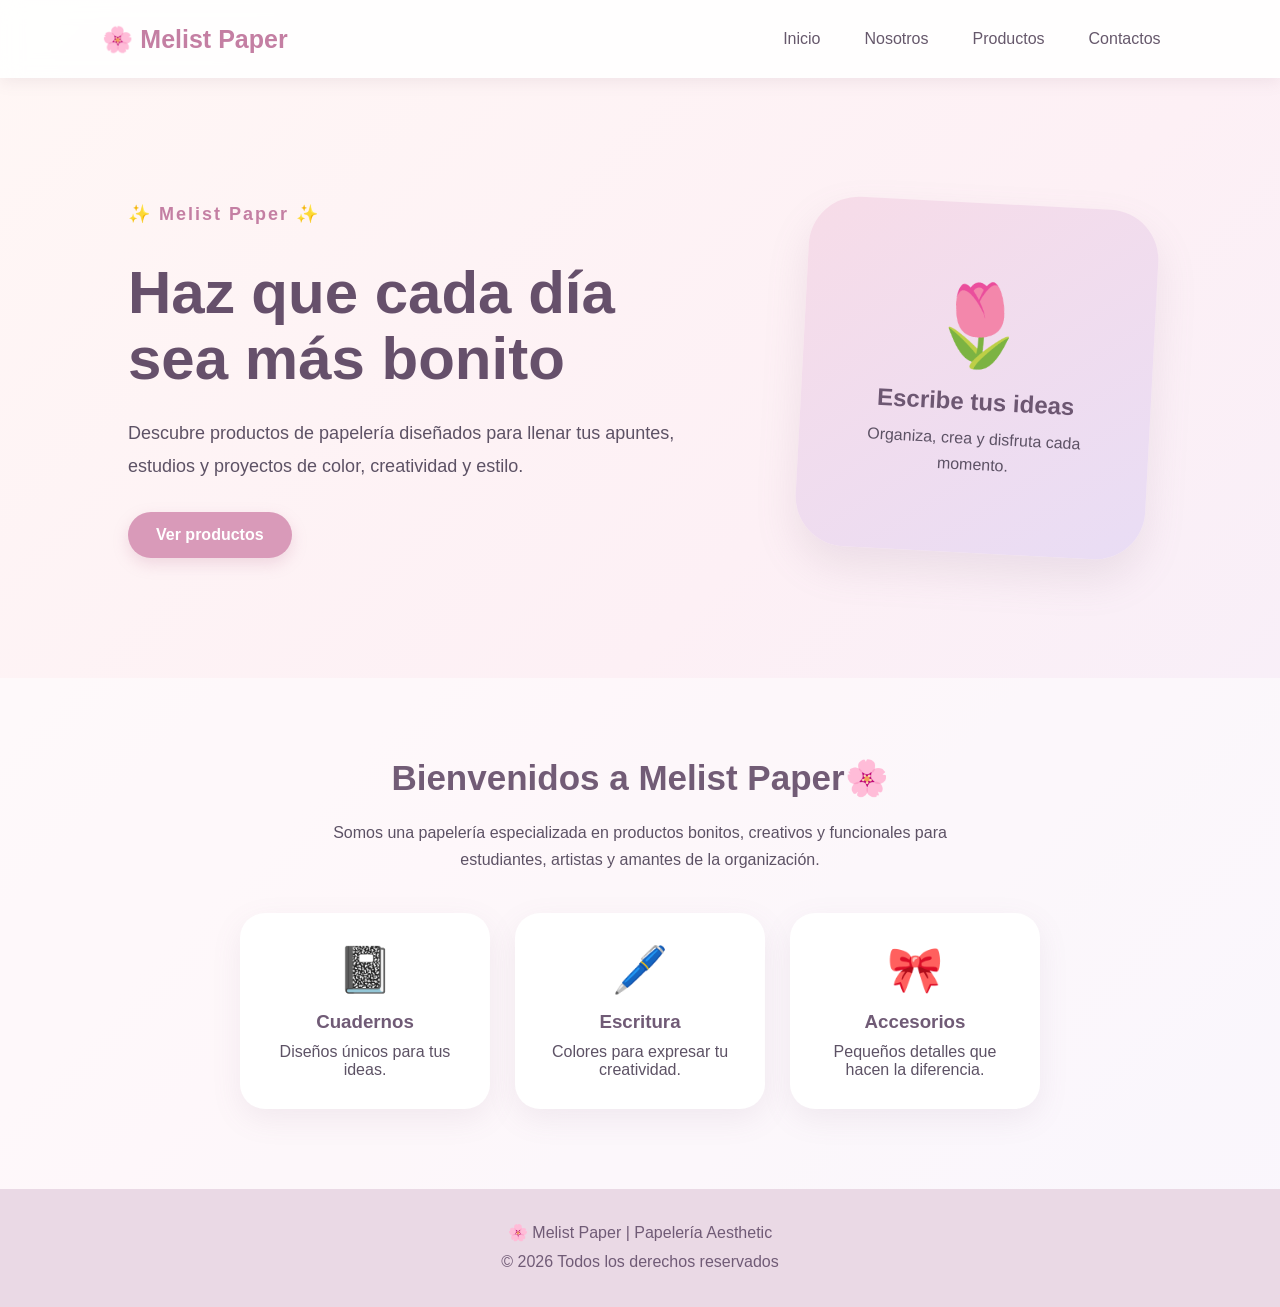
<file: index.html>
<!DOCTYPE html>
<html lang="es">
<head>
    <meta charset="UTF-8">
    <meta name="viewport" content="width=device-width, initial-scale=1.0">
    <title>Blossom Paper | Papelería Aesthetic</title>
    <link rel="stylesheet" href="style.css">
</head>

<body>

<header>
    <div class="logo">🌸 Melist Paper</div>

    <nav>
        <a href="index.html">Inicio</a>
        <a href="nosotros.html">Nosotros</a>
        <a href="productos.html">Productos</a>
        <a href="contactos.html">Contactos</a>
    </nav>
</header>

<section class="hero">

    <div class="hero-text">
        <p class="subtitulo">✨ Melist Paper ✨</p>

        <h1>Haz que cada día<br>
        sea más bonito</h1>

        <p>
            Descubre productos de papelería diseñados para
            llenar tus apuntes, estudios y proyectos de color,
            creatividad y estilo.
        </p>

        <a href="productos.html" class="boton">
            Ver productos
        </a>
    </div>

    <div class="hero-card">
        <div class="flor">🌷</div>
        <h2>Escribe tus ideas</h2>
        <p>Organiza, crea y disfruta cada momento.</p>
    </div>

</section>

<section class="bienvenida">

    <h2>Bienvenidos a Melist Paper🌸</h2>

    <p>
        Somos una papelería especializada en productos bonitos,
        creativos y funcionales para estudiantes, artistas y
        amantes de la organización.
    </p>

    <div class="categorias">

        <div class="categoria">
            <span>📓</span>
            <h3>Cuadernos</h3>
            <p>Diseños únicos para tus ideas.</p>
        </div>

        <div class="categoria">
            <span>🖊️</span>
            <h3>Escritura</h3>
            <p>Colores para expresar tu creatividad.</p>
        </div>

        <div class="categoria">
            <span>🎀</span>
            <h3>Accesorios</h3>
            <p>Pequeños detalles que hacen la diferencia.</p>
        </div>

    </div>

</section>

<footer>
    <p>🌸 Melist Paper | Papelería Aesthetic</p>
    <p>© 2026 Todos los derechos reservados</p>
</footer>

</body>
</html>
</file>
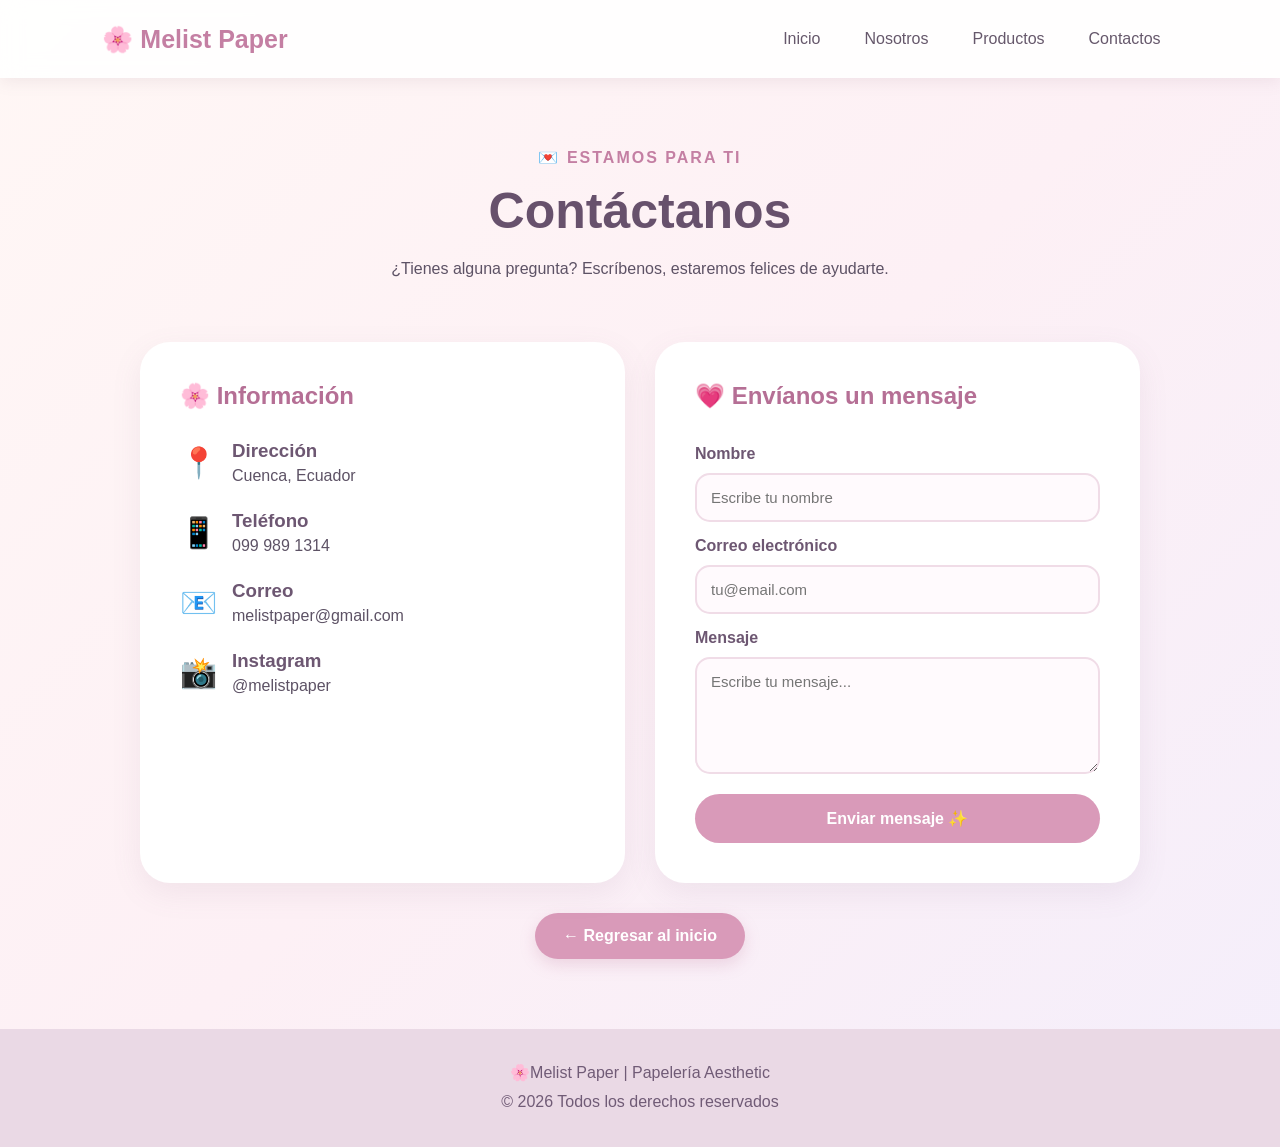
<file: contactos.html>
<!DOCTYPE html>
<html lang="es">

<head>

    <meta charset="UTF-8">

    <meta name="viewport"
          content="width=device-width, initial-scale=1.0">

    <title>Contactos | Blossom Paper</title>

    <link rel="stylesheet" href="style.css">

</head>


<body>


<header>

    <div class="logo">🌸 Melist Paper</div>

    <nav>

        <a href="index.html">Inicio</a>

        <a href="nosotros.html">Nosotros</a>

        <a href="productos.html">Productos</a>

        <a href="contactos.html">Contactos</a>

    </nav>

</header>


<section class="pagina">


    <div class="titulo-pagina">

        <p>💌 ESTAMOS PARA TI</p>

        <h1>Contáctanos</h1>

        <p>
            ¿Tienes alguna pregunta?
            Escríbenos, estaremos felices de ayudarte.
        </p>

    </div>


    <div class="contacto-container">


        <div class="contacto-info">

            <h2>🌸 Información</h2>

            <div class="dato">

                <span>📍</span>

                <div>

                    <h3>Dirección</h3>

                    <p>Cuenca, Ecuador</p>

                </div>

            </div>


            <div class="dato">

                <span>📱</span>

                <div>

                    <h3>Teléfono</h3>

                    <p>099 989 1314</p>

                </div>

            </div>


            <div class="dato">

                <span>📧</span>

                <div>

                    <h3>Correo</h3>

                    <p>melistpaper@gmail.com</p>

                </div>

            </div>


            <div class="dato">

                <span>📸</span>

                <div>

                    <h3>Instagram</h3>

                    <p>@melistpaper</p>

                </div>

            </div>

        </div>



        <div class="formulario">

            <h2>💗 Envíanos un mensaje</h2>

            <form>

                <label>Nombre</label>

                <input type="text"
                       placeholder="Escribe tu nombre">

                <label>Correo electrónico</label>

                <input type="email"
                       placeholder="tu@email.com">

                <label>Mensaje</label>

                <textarea rows="5"
                          placeholder="Escribe tu mensaje..."></textarea>

                <button type="submit">
                    Enviar mensaje ✨
                </button>

            </form>

        </div>

    </div>


 <a href="index.html" class="boton regresar">
        ← Regresar al inicio
    </a>


</section>


<footer>

    <p>🌸Melist Paper  | Papelería Aesthetic</p>

    <p>© 2026 Todos los derechos reservados</p>

</footer>


</body>

</html>
</file>
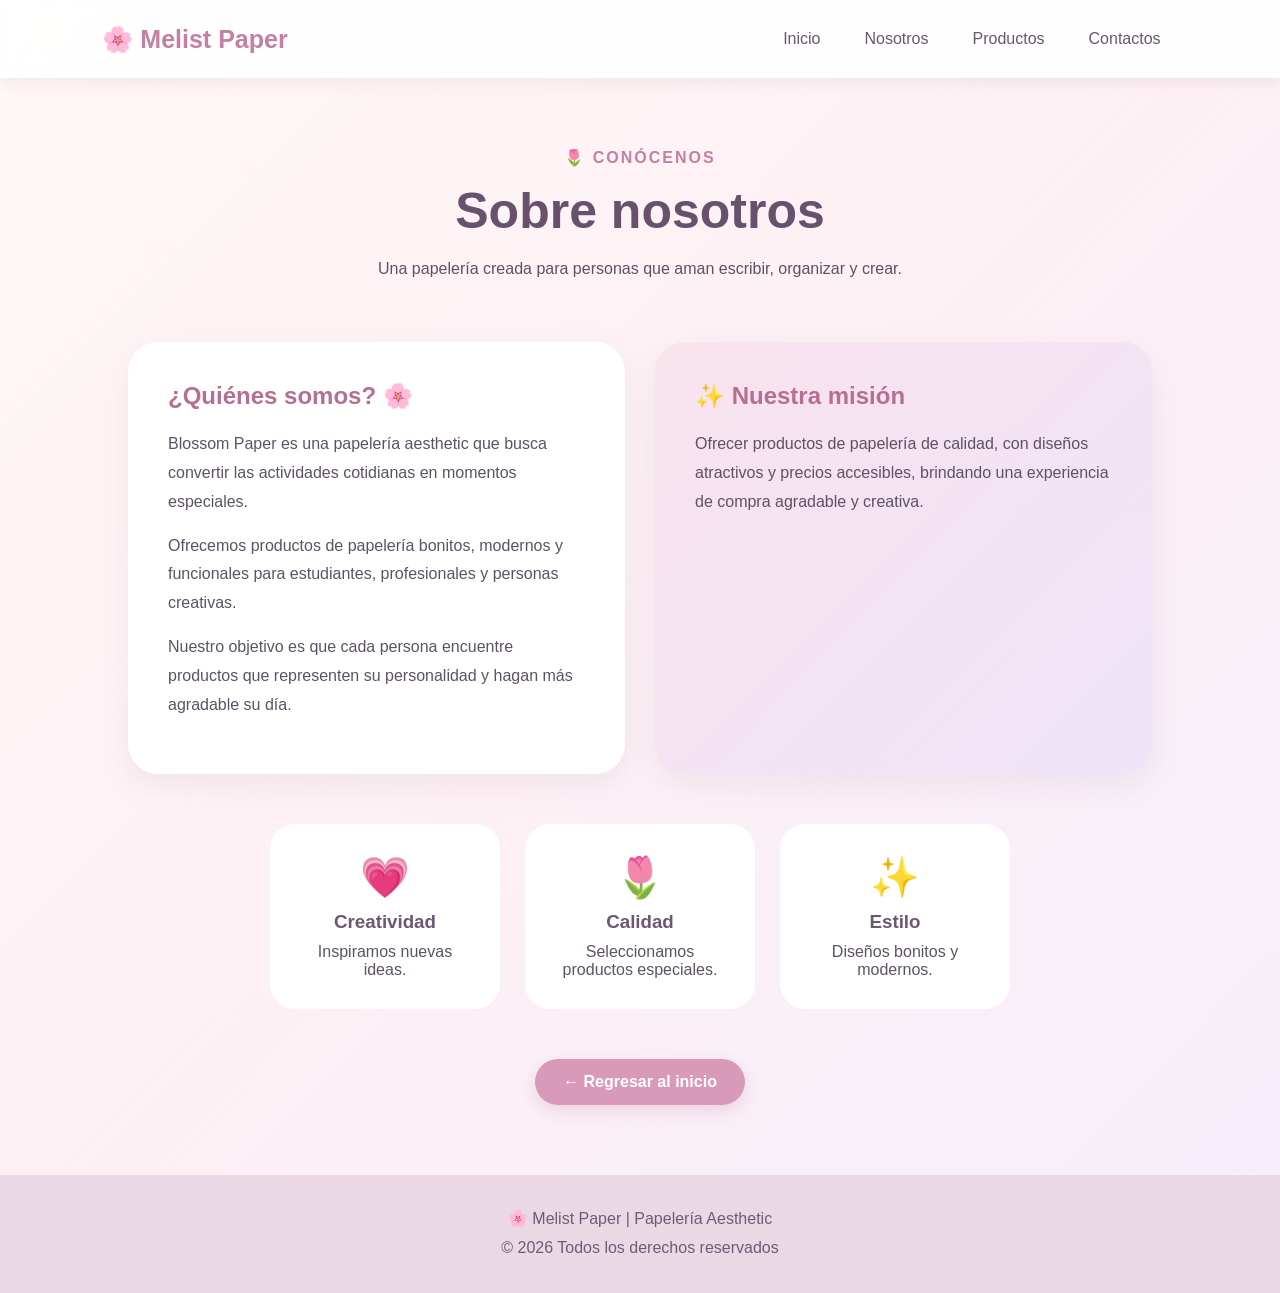
<file: nosotros.html>
<!DOCTYPE html>
<html lang="es">
<head>
    <meta charset="UTF-8">
    <meta name="viewport" content="width=device-width, initial-scale=1.0">

    <title>Nosotros | Blossom Paper</title>

    <link rel="stylesheet" href="style.css">
</head>

<body>

<header>

    <div class="logo">🌸 Melist Paper</div>

    <nav>
        <a href="index.html">Inicio</a>
        <a href="nosotros.html">Nosotros</a>
        <a href="productos.html">Productos</a>
        <a href="contactos.html">Contactos</a>
    </nav>

</header>


<section class="pagina">

    <div class="titulo-pagina">

        <p>🌷 CONÓCENOS</p>

        <h1>Sobre nosotros</h1>

        <p>
            Una papelería creada para personas que aman
            escribir, organizar y crear.
        </p>

    </div>


    <div class="nosotros-contenido">

        <div class="nosotros-texto">

            <h2>¿Quiénes somos? 🌸</h2>

            <p>
                Blossom Paper es una papelería aesthetic que busca
                convertir las actividades cotidianas en momentos
                especiales.
            </p>

            <p>
                Ofrecemos productos de papelería bonitos,
                modernos y funcionales para estudiantes,
                profesionales y personas creativas.
            </p>

            <p>
                Nuestro objetivo es que cada persona encuentre
                productos que representen su personalidad y
                hagan más agradable su día.
            </p>

        </div>


        <div class="mision">

            <h2>✨ Nuestra misión</h2>

            <p>
                Ofrecer productos de papelería de calidad,
                con diseños atractivos y precios accesibles,
                brindando una experiencia de compra agradable
                y creativa.
            </p>

        </div>

    </div>


    <div class="valores">

        <div>
            <span>💗</span>
            <h3>Creatividad</h3>
            <p>Inspiramos nuevas ideas.</p>
        </div>

        <div>
            <span>🌷</span>
            <h3>Calidad</h3>
            <p>Seleccionamos productos especiales.</p>
        </div>

        <div>
            <span>✨</span>
            <h3>Estilo</h3>
            <p>Diseños bonitos y modernos.</p>
        </div>

    </div>


    <a href="index.html" class="boton regresar">
        ← Regresar al inicio
    </a>

</section>


<footer>

    <p>🌸 Melist Paper | Papelería Aesthetic</p>

    <p>© 2026 Todos los derechos reservados</p>

</footer>

</body>
</html>
</file>
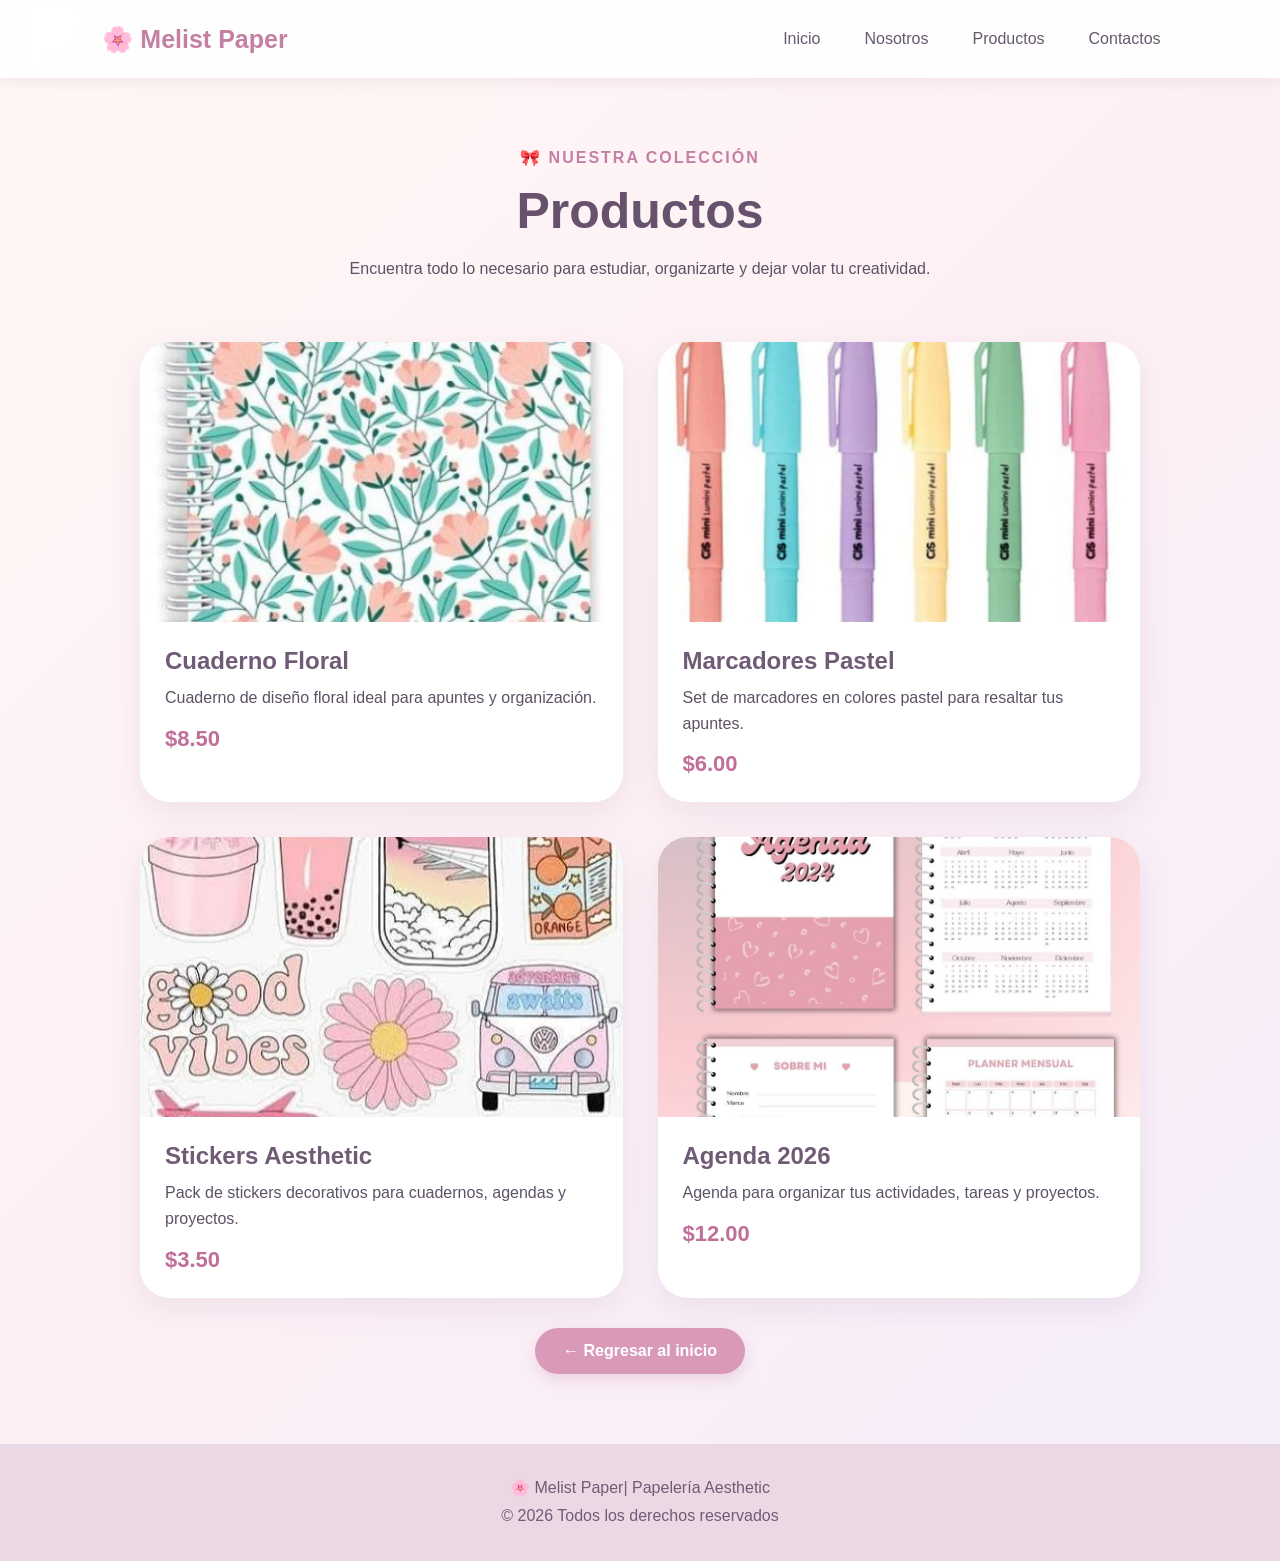
<file: productos.html>
<!DOCTYPE html>
<html lang="es">
<head>

    <meta charset="UTF-8">

    <meta name="viewport"
          content="width=device-width, initial-scale=1.0">

    <title>Productos | Blossom Paper</title>

    <link rel="stylesheet" href="style.css">

</head>

<body>

<header>

    <div class="logo">🌸 Melist Paper</div>

    <nav>

        <a href="index.html">Inicio</a>

        <a href="nosotros.html">Nosotros</a>

        <a href="productos.html">Productos</a>

        <a href="contactos.html">Contactos</a>

    </nav>

</header>


<section class="pagina">

    <div class="titulo-pagina">

        <p>🎀 NUESTRA COLECCIÓN</p>

        <h1>Productos</h1>

        <p>
            Encuentra todo lo necesario para estudiar,
            organizarte y dejar volar tu creatividad.
        </p>

    </div>


    <div class="productos">


        <!-- PRODUCTO 1 -->

        <div class="producto">

            <img src="img/producto1.jpg"
                 alt="Cuaderno aesthetic">

            <div class="producto-info">

                <h2>Cuaderno Floral</h2>

                <p>
                    Cuaderno de diseño floral ideal para
                    apuntes y organización.
                </p>

                <span class="precio">$8.50</span>

            </div>

        </div>


        <!-- PRODUCTO 2 -->

        <div class="producto">

            <img src="img/producto2.jpg"
                 alt="Kit de marcadores">

            <div class="producto-info">

                <h2>Marcadores Pastel</h2>

                <p>
                    Set de marcadores en colores pastel
                    para resaltar tus apuntes.
                </p>

                <span class="precio">$6.00</span>

            </div>

        </div>


        <!-- PRODUCTO 3 -->

        <div class="producto">

            <img src="img/producto3.jpg"
                 alt="Stickers aesthetic">

            <div class="producto-info">

                <h2>Stickers Aesthetic</h2>

                <p>
                    Pack de stickers decorativos para
                    cuadernos, agendas y proyectos.
                </p>

                <span class="precio">$3.50</span>

            </div>

        </div>


        <!-- PRODUCTO 4 -->

        <div class="producto">

            <img src="img/producto4.jpg"
                 alt="Agenda aesthetic">

            <div class="producto-info">

                <h2>Agenda 2026</h2>

                <p>
                    Agenda para organizar tus actividades,
                    tareas y proyectos.
                </p>

                <span class="precio">$12.00</span>

            </div>

        </div>


    </div>


    <a href="index.html" class="boton regresar">
        ← Regresar al inicio
    </a>

</section>


<footer>

    <p>🌸 Melist Paper| Papelería Aesthetic</p>

    <p>© 2026 Todos los derechos reservados</p>

</footer>

</body>
</html>
</file>
<file: style.css>
/* ==============================
   CONFIGURACIÓN GENERAL
================================ */

* {
    margin: 0;
    padding: 0;
    box-sizing: border-box;
}


body {

    font-family: "Segoe UI", Arial, sans-serif;

    background:
        linear-gradient(
            135deg,
            #fff7f5,
            #fdf0f5,
            #f4eefb
        );

    color: #5d5265;

    min-height: 100vh;
}


/* ==============================
   ENCABEZADO
================================ */

header {

    width: 100%;

    background: rgba(255, 255, 255, 0.90);

    backdrop-filter: blur(10px);

    display: flex;

    justify-content: space-between;

    align-items: center;

    padding: 20px 8%;

    box-shadow: 0 4px 15px rgba(130, 100, 120, 0.10);

    position: sticky;

    top: 0;

    z-index: 100;
}


.logo {

    font-size: 25px;

    font-weight: bold;

    color: #c47fa3;

}


nav {

    display: flex;

    gap: 10px;
}


nav a {

    text-decoration: none;

    color: #66586b;

    padding: 10px 17px;

    border-radius: 20px;

    transition: 0.3s;

}


nav a:hover {

    background: #f6dce9;

    color: #a95882;

}


/* ==============================
   INICIO
================================ */

.hero {

    min-height: 600px;

    display: flex;

    align-items: center;

    justify-content: space-between;

    gap: 60px;

    padding: 80px 10%;

}


.hero-text {

    max-width: 600px;
}


.subtitulo {

    color: #c47fa3;

    letter-spacing: 2px;

    font-weight: bold;

    margin-bottom: 15px;
}


.hero h1 {

    font-size: 60px;

    line-height: 1.1;

    color: #66506b;

    margin-bottom: 25px;
}


.hero-text > p {

    font-size: 18px;

    line-height: 1.8;

    margin-bottom: 30px;
}


.boton {

    display: inline-block;

    text-decoration: none;

    background: #d99ab9;

    color: white;

    padding: 14px 28px;

    border-radius: 30px;

    font-weight: bold;

    transition: 0.3s;

    box-shadow: 0 6px 15px rgba(200, 130, 165, 0.25);
}


.boton:hover {

    background: #bd769d;

    transform: translateY(-3px);
}


/* TARJETA DEL INICIO */

.hero-card {

    width: 350px;

    height: 350px;

    background: linear-gradient(
        145deg,
        #f7dce8,
        #e9ddf5
    );

    border-radius: 50px;

    display: flex;

    flex-direction: column;

    align-items: center;

    justify-content: center;

    text-align: center;

    box-shadow:
        0 20px 40px rgba(150, 120, 150, 0.15);

    transform: rotate(3deg);
}


.hero-card .flor {

    font-size: 80px;

    margin-bottom: 15px;
}


.hero-card h2 {

    color: #6d5772;

    margin-bottom: 10px;
}


.hero-card p {

    width: 70%;

    line-height: 1.6;
}


/* ==============================
   BIENVENIDA
================================ */

.bienvenida {

    text-align: center;

    padding: 80px 10%;

    background: rgba(255,255,255,0.5);
}


.bienvenida h2 {

    font-size: 35px;

    color: #725c76;

    margin-bottom: 20px;
}


.bienvenida > p {

    max-width: 700px;

    margin: auto;

    line-height: 1.7;
}


.categorias {

    display: flex;

    justify-content: center;

    gap: 25px;

    margin-top: 40px;

    flex-wrap: wrap;
}


.categoria {

    background: white;

    padding: 30px;

    width: 250px;

    border-radius: 25px;

    box-shadow:
        0 10px 30px rgba(140,110,140,0.10);

    transition: 0.3s;
}


.categoria:hover {

    transform: translateY(-8px);
}


.categoria span {

    font-size: 45px;
}


.categoria h3 {

    margin: 15px 0 10px;

    color: #705b76;
}


/* ==============================
   PÁGINAS INTERNAS
================================ */

.pagina {

    padding: 70px 10%;

    min-height: 750px;
}


.titulo-pagina {

    text-align: center;

    margin-bottom: 60px;
}


.titulo-pagina p:first-child {

    color: #c47fa3;

    font-weight: bold;

    letter-spacing: 2px;
}


.titulo-pagina h1 {

    font-size: 50px;

    color: #67516c;

    margin: 15px 0;
}


.titulo-pagina p:last-child {

    line-height: 1.7;
}


/* ==============================
   NOSOTROS
================================ */

.nosotros-contenido {

    display: grid;

    grid-template-columns: 1fr 1fr;

    gap: 30px;

    margin-bottom: 50px;
}


.nosotros-texto,
.mision {

    background: white;

    padding: 40px;

    border-radius: 30px;

    box-shadow: 0 10px 30px rgba(140,110,140,0.10);
}


.nosotros-texto h2,
.mision h2 {

    color: #b56f95;

    margin-bottom: 20px;
}


.nosotros-texto p,
.mision p {

    line-height: 1.8;

    margin-bottom: 15px;
}


.mision {

    background: linear-gradient(
        135deg,
        #f9e3ed,
        #eee4f8
    );
}


.valores {

    display: flex;

    justify-content: center;

    gap: 25px;

    margin-bottom: 50px;

    flex-wrap: wrap;
}


.valores div {

    background: white;

    text-align: center;

    padding: 30px;

    width: 230px;

    border-radius: 25px;
}


.valores span {

    font-size: 40px;
}


.valores h3 {

    margin: 10px 0;

    color: #6d5772;
}


.regresar {

    display: block;

    width: max-content;

    margin: 30px auto 0;
}


/* ==============================
   PRODUCTOS
================================ */

.productos {

    display: grid;

    grid-template-columns:
        repeat(2, 1fr);

    gap: 35px;

    max-width: 1000px;

    margin: auto;
}


.producto {

    background: white;

    border-radius: 30px;

    overflow: hidden;

    box-shadow:
        0 10px 30px rgba(140,110,140,0.12);

    transition: 0.3s;
}


.producto:hover {

    transform: translateY(-8px);

    box-shadow:
        0 15px 35px rgba(140,110,140,0.18);
}


.producto img {

    width: 100%;

    height: 280px;

    object-fit: cover;

    display: block;
}


.producto-info {

    padding: 25px;
}


.producto-info h2 {

    color: #705b76;

    margin-bottom: 10px;
}


.producto-info p {

    line-height: 1.6;

    margin-bottom: 15px;
}


.precio {

    font-size: 22px;

    font-weight: bold;

    color: #c06f99;
}


/* ==============================
   CONTACTOS
================================ */

.contacto-container {

    max-width: 1000px;

    margin: auto;

    display: grid;

    grid-template-columns:
        1fr 1fr;

    gap: 30px;
}


.contacto-info,
.formulario {

    background: white;

    padding: 40px;

    border-radius: 30px;

    box-shadow:
        0 10px 30px rgba(140,110,140,0.10);
}


.contacto-info h2,
.formulario h2 {

    color: #b56f95;

    margin-bottom: 30px;
}


.dato {

    display: flex;

    align-items: center;

    gap: 15px;

    margin-bottom: 25px;
}


.dato span {

    font-size: 30px;
}


.dato h3 {

    color: #6d5772;

    margin-bottom: 5px;
}


form {

    display: flex;

    flex-direction: column;

    gap: 10px;
}


form label {

    font-weight: bold;

    color: #6d5772;

    margin-top: 5px;
}


input,
textarea {

    border: 2px solid #f0dce7;

    border-radius: 15px;

    padding: 14px;

    font-family: inherit;

    outline: none;

    background: #fffafd;

    font-size: 15px;
}


input:focus,
textarea:focus {

    border-color: #d99ab9;
}


button {

    border: none;

    padding: 15px;

    border-radius: 25px;

    background: #d99ab9;

    color: white;

    font-size: 16px;

    font-weight: bold;

    cursor: pointer;

    margin-top: 10px;

    transition: 0.3s;
}


button:hover {

    background: #bd769d;
}


/* ==============================
   FOOTER
================================ */

footer {

    background: #ead9e5;

    text-align: center;

    padding: 30px;

    color: #705b76;

    line-height: 1.8;
}


/* ==============================
   RESPONSIVE
================================ */

@media (max-width: 800px) {

    header {

        flex-direction: column;

        gap: 15px;

    }

    nav {

        flex-wrap: wrap;

        justify-content: center;

    }

    .hero {

        flex-direction: column;

        text-align: center;

    }

    .hero h1 {

        font-size: 42px;

    }

    .hero-card {

        width: 280px;

        height: 280px;

    }

    .nosotros-contenido,
    .contacto-container {

        grid-template-columns: 1fr;

    }

    .productos {

        grid-template-columns: 1fr;

    }

}
</file>
